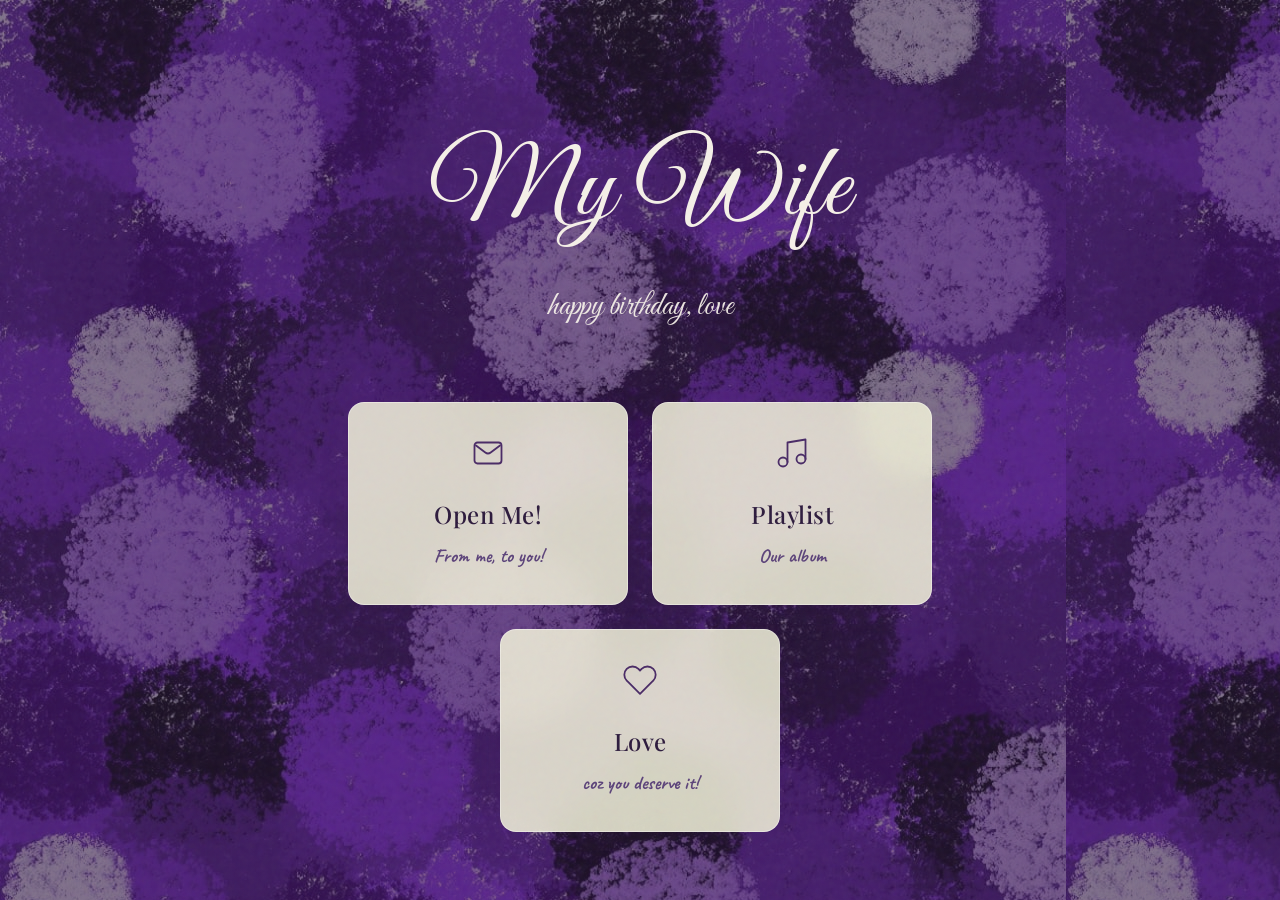
<file: index.html>
<!DOCTYPE html>
<html lang="en">

<head>
    <meta charset="UTF-8">
    <meta name="viewport" content="width=device-width, initial-scale=1.0">
    <title>Meghu's birthday</title>
    <link rel="stylesheet" href="style.css">
</head>

<body class="home-page">
    <div class="noise-overlay"></div>

    <header class="home-header">
        <h1>My Wife</h1>
        <p class="subtitle">happy birthday, love</p>
    </header>

    <main class="cards-container">
        <!-- Card 1 -->
        <a href="letter.html" class="nav-card">
            <div class="card">
                <div class="nav-card-icon">
                    <svg viewBox="0 0 24 24" fill="none" stroke="currentColor" stroke-linecap="round"
                        stroke-linejoin="round">
                        <path d="M4 7.00005L10.2 11.65C11.2667 12.45 12.7333 12.45 13.8 11.65L20 7"></path>
                        <rect x="3" y="5" width="18" height="14" rx="2"></rect>
                    </svg>
                </div>
                <div class="nav-card-title">Open Me!</div>
                <div class="nav-card-subtitle">From me, to you!</div>
            </div>
        </a>

        <!-- Card 2 -->
        <a href="songs.html" class="nav-card">
            <div class="card">
                <div class="nav-card-icon">
                    <svg viewBox="0 0 24 24" fill="none" stroke="currentColor" stroke-linecap="round"
                        stroke-linejoin="round">
                        <path d="M9 18V5l12-2v13"></path>
                        <circle cx="6" cy="18" r="3"></circle>
                        <circle cx="18" cy="16" r="3"></circle>
                    </svg>
                </div>
                <div class="nav-card-title">Playlist</div>
                <div class="nav-card-subtitle">Our album</div>
            </div>
        </a>



        <!-- Card 4 -->
        <a href="friends.html" class="nav-card">
            <div class="card">
                <div class="nav-card-icon">
                    <svg viewBox="0 0 24 24" fill="none" stroke="currentColor" stroke-linecap="round"
                        stroke-linejoin="round">
                        <path
                            d="M20.84 4.61a5.5 5.5 0 0 0-7.78 0L12 5.67l-1.06-1.06a5.5 5.5 0 0 0-7.78 7.78l1.06 1.06L12 21.23l7.78-7.78 1.06-1.06a5.5 5.5 0 0 0 0-7.78z">
                        </path>
                    </svg>
                </div>
                <div class="nav-card-title">Love</div>
                <div class="nav-card-subtitle">coz you deserve it!</div>
            </div>
        </a>
    </main>

    <script src="script.js"></script>
</body>

</html>
</file>
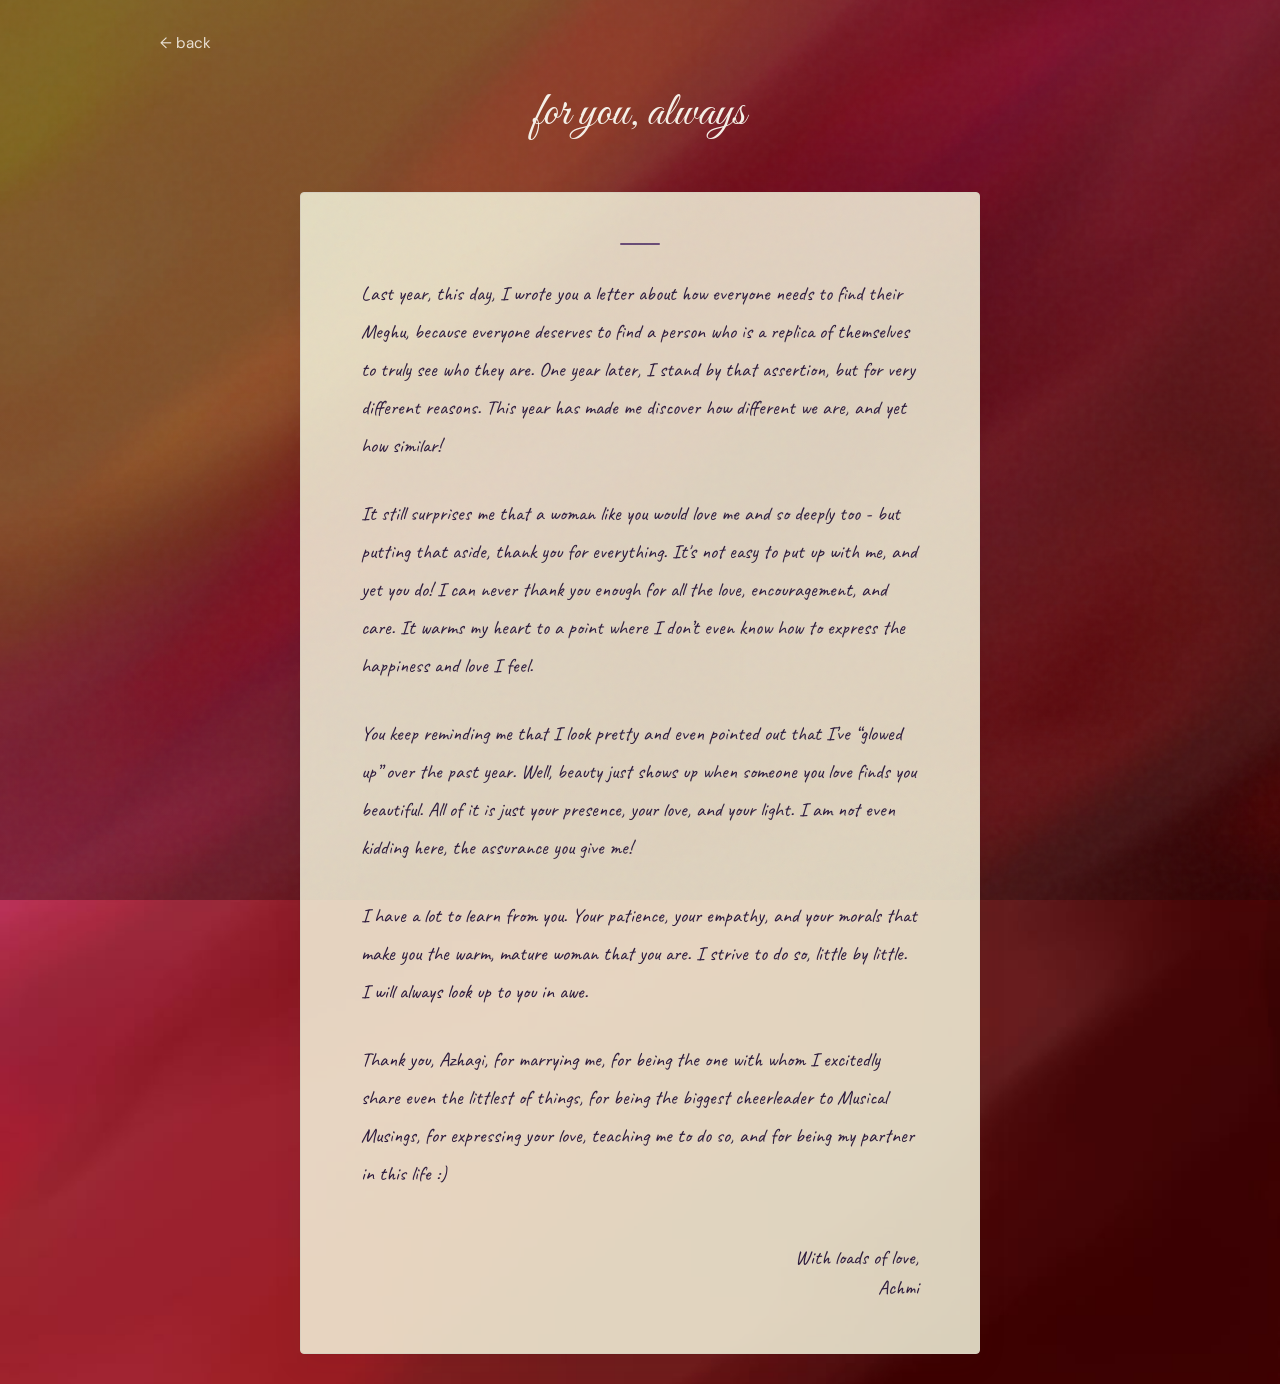
<file: letter.html>
<!DOCTYPE html>
<html lang="en">
<head>
    <meta charset="UTF-8">
    <meta name="viewport" content="width=device-width, initial-scale=1.0">
    <title>[HER NAME]'s birthday 🌿</title>
    <link rel="stylesheet" href="style.css">
</head>
<body class="letter-page">
    <div class="noise-overlay"></div>

    <div class="page-container">
        <a href="index.html" class="back-link">← back</a>
        
        <header class="page-header">
            <h2>for you, always</h2>
        </header>

        <main class="letter-wrapper">
            <article class="letter-card fade-in-up">
                <div class="decorative-line"></div>
                
                <div class="letter-content handwriting">
                    <p>Last year, this day, I wrote you a letter about how everyone needs to find their Meghu, because everyone deserves to find a person who is a replica of themselves to truly see who they are. One year later, I stand by that assertion, but for very different reasons. This year has made me discover how different we are, and yet how similar!</p>
                    
                    <p>It still surprises me that a woman like you would love me and so deeply too - but putting that aside, thank you for everything. It's not easy to put up with me, and yet you do! I can never thank you enough for all the love, encouragement, and care. It warms my heart to a point where I don’t even know how to express the happiness and love I feel.</p>
                    
                    <p>You keep reminding me that I look pretty and even pointed out that I’ve “glowed up” over the past year. Well, beauty just shows up when someone you love finds you beautiful. All of it is just your presence, your love, and your light. I am not even kidding here, the assurance you give me!</p>
                    
                    <p>I have a lot to learn from you. Your patience, your empathy, and your morals that make you the warm, mature woman that you are. I strive to do so, little by little. I will always look up to you in awe.</p>
                    
                    <p>Thank you, Azhagi, for marrying me, for being the one with whom I excitedly share even the littlest of things, for being the biggest cheerleader to Musical Musings, for expressing your love, teaching me to do so, and for being my partner in this life :)</p>
                </div>

                <div class="letter-signoff handwriting">
                    With loads of love,<br>
                    Achmi
                </div>
            </article>
        </main>
    </div>
    
    <script src="script.js"></script>
</body>
</html>
</file>
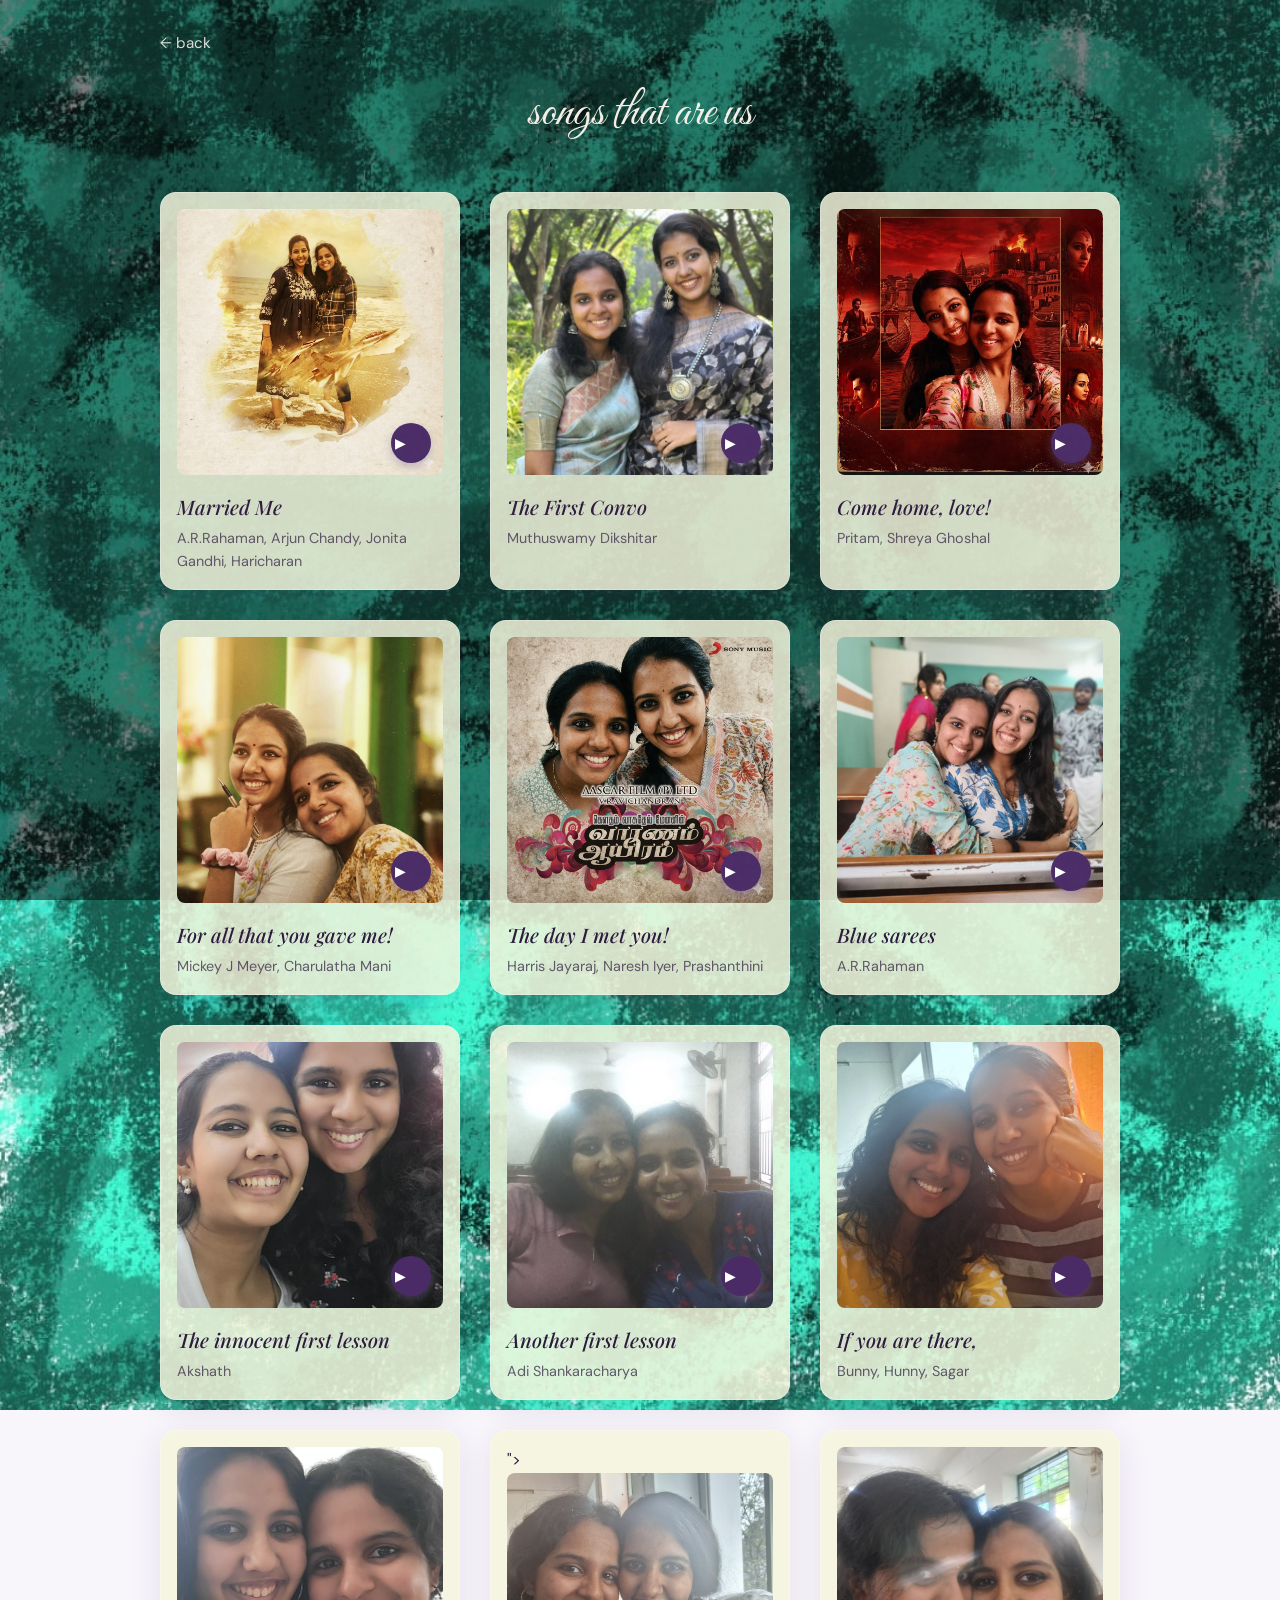
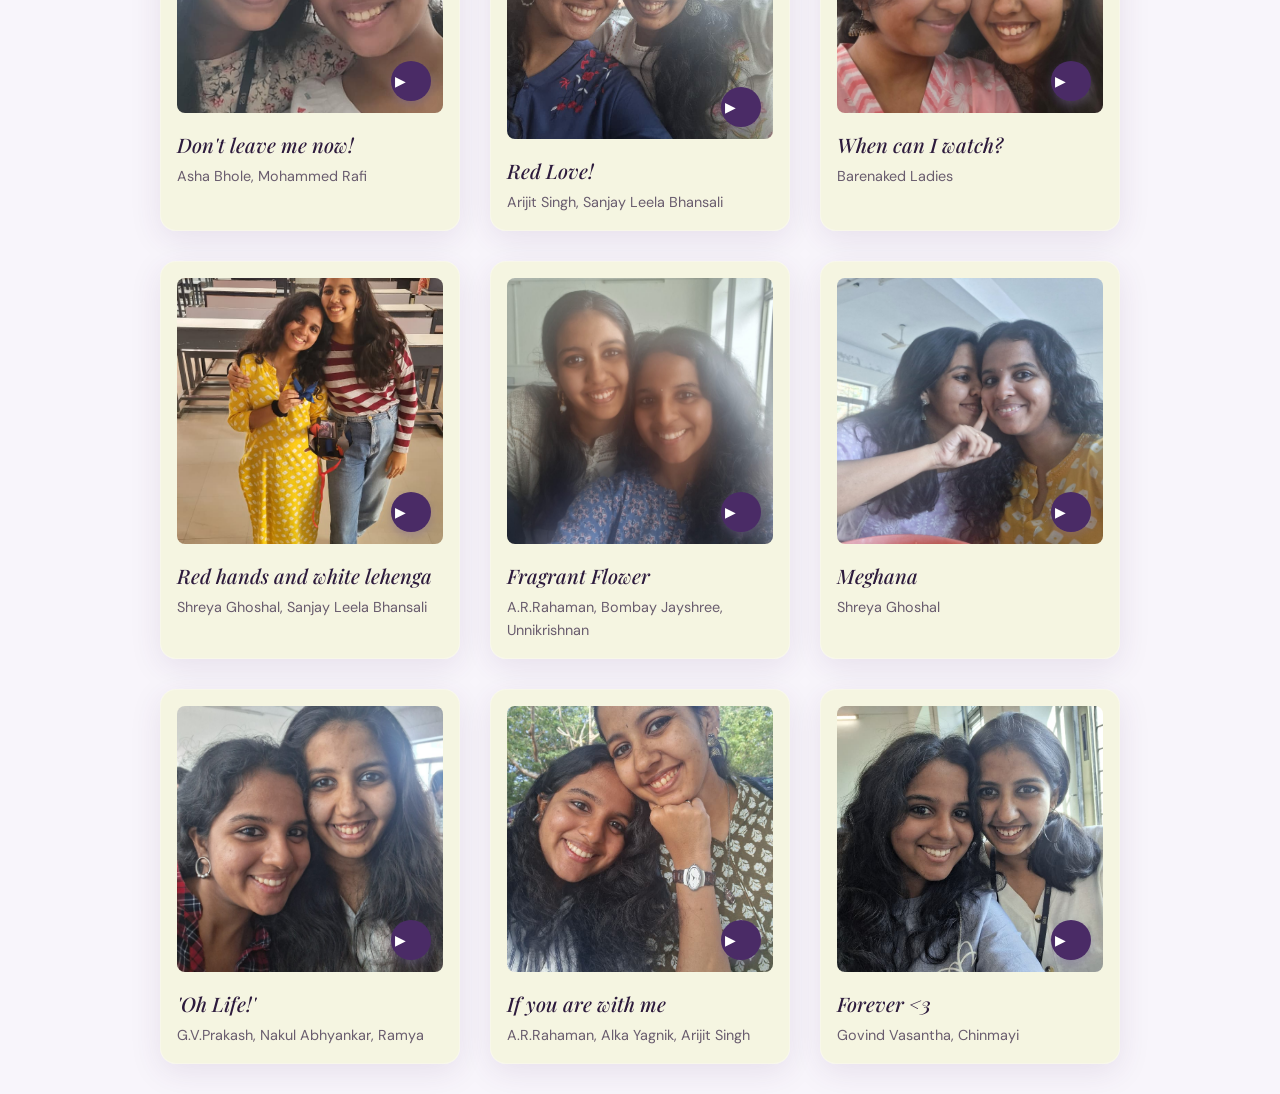
<file: songs.html>
<!DOCTYPE html>
<html lang="en">

<head>
    <meta charset="UTF-8">
    <meta name="viewport" content="width=device-width, initial-scale=1.0">
    <title>[HER NAME]'s birthday 🌿</title>
    <link rel="stylesheet" href="style.css">
</head>

<body class="songs-page">
    <div class="noise-overlay"></div>

    <div class="page-container">
        <a href="index.html" class="back-link">← back</a>

        <header class="page-header">
            <h2>songs that are us</h2>
        </header>

        <main class="songs-grid fade-in-up">
            <!-- Card 1 -->
            <!-- Add your embed link in data-embed-url (e.g. "https://open.spotify.com/embed/track/...") -->
            <article class="song-card"
                data-embed-url="https://open.spotify.com/embed/track/65hrZPcYs8AlXbRl8375gO?utm_source=generatormedia">
                <div class="song-image-wrapper">
                    <!-- Add your image file name in src (e.g. "cover1.jpg") -->
                    <img src="azhagiye.png" alt="" class="song-image"
                        style="width: 100%; height: 100%; object-fit: cover; background-color: #E8DECC;">
                    <button class="play-btn" aria-label="Play song">▶</button>
                </div>
                <div class="song-info">
                    <!-- Change title and artist -->
                    <h3 class="song-title">Married Me</h3>
                    <p class="song-artist">A.R.Rahaman, Arjun Chandy, Jonita Gandhi, Haricharan</p>
                </div>
            </article>

            <!-- Card 2 -->
            <article class="song-card"
                data-embed-url="https://open.spotify.com/embed/track/4NTIbGSYjtzGfjN5PviCrZ?utm_source=generator">
                <div class="song-image-wrapper">
                    <img src="Happy Dance.jpeg" alt="" class="song-image"
                        style="width: 100%; height: 100%; object-fit: cover; background-color: #E8DECC;">
                    <button class="play-btn" aria-label="Play song">▶</button>
                </div>
                <div class="song-info">
                    <h3 class="song-title">The First Convo</h3>
                    <p class="song-artist">Muthuswamy Dikshitar</p>
                </div>
            </article>

            <!-- Card 3 -->
            <article class="song-card"
                data-embed-url="https://open.spotify.com/embed/track/1OITAIJq2m9UXAunCDGajT?utm_source=generator">
                <div class="song-image-wrapper">
                    <img src="Kalank.png" alt="" class="song-image"
                        style="width: 100%; height: 100%; object-fit: cover; background-color: #E8DECC;">
                    <button class="play-btn" aria-label="Play song">▶</button>
                </div>
                <div class="song-info">
                    <h3 class="song-title">Come home, love!</h3>
                    <p class="song-artist">Pritam, Shreya Ghoshal</p>
                </div>
            </article>

            <!-- Card 4 -->
            <article class="song-card"
                data-embed-url="https://open.spotify.com/embed/track/4NLmFf0wM7AKcnIkqLlUB1?utm_source=generator">
                <div class="song-image-wrapper">
                    <img src="thandaay.png" alt="" class="song-image"
                        style="width: 100%; height: 100%; object-fit: cover; background-color: #E8DECC;">
                    <button class="play-btn" aria-label="Play song">▶</button>
                </div>
                <div class="song-info">
                    <h3 class="song-title">For all that you gave me!</h3>
                    <p class="song-artist">Mickey J Meyer, Charulatha Mani</p>
                </div>
            </article>

            <!-- Card 5 -->
            <article class="song-card"
                data-embed-url="https://open.spotify.com/embed/track/1n5gnI3Wue9WBpYFOIQNh1?utm_source=generator">
                <div class="song-image-wrapper">
                    <img src="mundinam.png" alt="" class="song-image"
                        style="width: 100%; height: 100%; object-fit: cover; background-color: #E8DECC;">
                    <button class="play-btn" aria-label="Play song">▶</button>
                </div>
                <div class="song-info">
                    <h3 class="song-title">The day I met you!</h3>
                    <p class="song-artist">Harris Jayaraj, Naresh Iyer, Prashanthini</p>
                </div>
            </article>

            <!-- Card 6 -->
            <article class="song-card"
                data-embed-url="https://open.spotify.com/embed/track/6qmXxoNggoB2YYTHRlv1uB?utm_source=generator">
                <div class="song-image-wrapper">
                    <img src="chuttum.jpeg" alt="" class="song-image"
                        style="width: 100%; height: 100%; object-fit: cover; background-color: #E8DECC;">
                    <button class="play-btn" aria-label="Play song">▶</button>
                </div>
                <div class="song-info">
                    <h3 class="song-title">Blue sarees</h3>
                    <p class="song-artist">A.R.Rahaman</p>
                </div>
            </article>

            <!-- Card 7 -->
            <article class="song-card"
                data-embed-url="https://open.spotify.com/embed/track/3bmsaFp11I9pbicxzlStf3?utm_source=generator">
                <div class="song-image-wrapper">
                    <img src="nadan.jpeg" alt="" class="song-image"
                        style="width: 100%; height: 100%; object-fit: cover; background-color: #E8DECC;">
                    <button class="play-btn" aria-label="Play song">▶</button>
                </div>
                <div class="song-info">
                    <h3 class="song-title">The innocent first lesson</h3>
                    <p class="song-artist">Akshath</p>
                </div>
            </article>

            <!-- Card 8 -->
            <article class="song-card"
                data-embed-url="https://open.spotify.com/embed/track/2skTojls2iFwRMF2yGHG7s?utm_source=generator">
                <div class="song-image-wrapper">
                    <img src="ardha.jpeg" alt="" class="song-image"
                        style="width: 100%; height: 100%; object-fit: cover; background-color: #E8DECC;">
                    <button class="play-btn" aria-label="Play song">▶</button>
                </div>
                <div class="song-info">
                    <h3 class="song-title">Another first lesson</h3>
                    <p class="song-artist">Adi Shankaracharya</p>
                </div>
            </article>

            <!-- Card 9 -->
            <article class="song-card"
                data-embed-url="https://open.spotify.com/embed/track/6egfWbtFFhMToV2DvmEzmo?utm_source=generator">
                <div class="song-image-wrapper">
                    <img src="tu.jpeg" alt="" class="song-image"
                        style="width: 100%; height: 100%; object-fit: cover; background-color: #E8DECC;">
                    <button class="play-btn" aria-label="Play song">▶</button>
                </div>
                <div class="song-info">
                    <h3 class="song-title">If you are there,</h3>
                    <p class="song-artist">Bunny, Hunny, Sagar</p>
                </div>
            </article>

            <!-- Card 10 -->
            <article class="song-card"
                data-embed-url="https://open.spotify.com/embed/track/0C47mkZ7VGcnKBvEG7PiAP?utm_source=generator">
                <div class="song-image-wrapper">
                    <img src="abhi.jpeg" alt="" class="song-image"
                        style="width: 100%; height: 100%; object-fit: cover; background-color: #E8DECC;">
                    <button class="play-btn" aria-label="Play song">▶</button>
                </div>
                <div class="song-info">
                    <h3 class="song-title">Don't leave me now!</h3>
                    <p class="song-artist">Asha Bhole, Mohammed Rafi</p>
                </div>
            </article>

            <!-- Card 11 -->
            <article class="song-card"
                data-embed-url="https://open.spotify.com/embed/track/24yd8olUggbkvROgA2irRx?utm_source=generator"
                allow="autoplay; clipboard-write; encrypted-media; fullscreen; picture-in-picture" loading="lazy">
                </iframe>">
                <div class="song-image-wrapper">
                    <img src="laal.jpeg" alt="" class="song-image"
                        style="width: 100%; height: 100%; object-fit: cover; background-color: #E8DECC;">
                    <button class="play-btn" aria-label="Play song">▶</button>
                </div>
                <div class="song-info">
                    <h3 class="song-title">Red Love!</h3>
                    <p class="song-artist">Arijit Singh, Sanjay Leela Bhansali</p>
                </div>
            </article>

            <!-- Card 12 -->
            <article class="song-card"
                data-embed-url="https://open.spotify.com/embed/track/7s91gb6uV5PPDq6muq6z9g?utm_source=generator">
                <div class="song-image-wrapper">
                    <img src="bbt.jpeg" alt="" class="song-image"
                        style="width: 100%; height: 100%; object-fit: cover; background-color: #E8DECC;">
                    <button class="play-btn" aria-label="Play song">▶</button>
                </div>
                <div class="song-info">
                    <h3 class="song-title">When can I watch?</h3>
                    <p class="song-artist">Barenaked Ladies</p>
                </div>
            </article>

            <!-- Card 13 -->
            <article class="song-card"
                data-embed-url="https://open.spotify.com/embed/track/1yWRvboe226hrrOppBXw4v?utm_source=generator">
                <div class="song-image-wrapper">
                    <img src="mohe.jpeg" alt="" class="song-image"
                        style="width: 100%; height: 100%; object-fit: cover; background-color: #E8DECC;">
                    <button class="play-btn" aria-label="Play song">▶</button>
                </div>
                <div class="song-info">
                    <h3 class="song-title">Red hands and white lehenga</h3>
                    <p class="song-artist">Shreya Ghoshal, Sanjay Leela Bhansali</p>
                </div>
            </article>

            <!-- Card 14 -->
            <article class="song-card"
                data-embed-url="https://open.spotify.com/embed/track/3SAdyVMK6sbwbvVUYBt2By?utm_source=generator">
                <div class="song-image-wrapper">
                    <img src="naru.jpeg" alt="" class="song-image"
                        style="width: 100%; height: 100%; object-fit: cover; background-color: #E8DECC;">
                    <button class="play-btn" aria-label="Play song">▶</button>
                </div>
                <div class="song-info">
                    <h3 class="song-title">Fragrant Flower</h3>
                    <p class="song-artist">A.R.Rahaman, Bombay Jayshree, Unnikrishnan</p>
                </div>
            </article>

            <!-- Card 15 -->
            <article class="song-card"
                data-embed-url="https://open.spotify.com/embed/track/4Hv055xg1SZZgwwGBx8Cr5?utm_source=generator">
                <div class="song-image-wrapper">
                    <img src="rasiya.jpeg" alt="" class="song-image"
                        style="width: 100%; height: 100%; object-fit: cover; background-color: #E8DECC;">
                    <button class="play-btn" aria-label="Play song">▶</button>
                </div>
                <div class="song-info">
                    <h3 class="song-title">Meghana</h3>
                    <p class="song-artist">Shreya Ghoshal</p>
                </div>
            </article>

            <!-- Card 16 -->
            <article class="song-card"
                data-embed-url="https://open.spotify.com/embed/track/6l9Z2ssf0Uh773KeGsukSf?utm_source=generator">
                <div class="song-image-wrapper">
                    <img src="uyirey.jpeg" alt="" class="song-image"
                        style="width: 100%; height: 100%; object-fit: cover; background-color: #E8DECC;">
                    <button class="play-btn" aria-label="Play song">▶</button>
                </div>
                <div class="song-info">
                    <h3 class="song-title">'Oh Life!'</h3>
                    <p class="song-artist">G.V.Prakash, Nakul Abhyankar, Ramya</p>
                </div>
            </article>

            <!-- Card 17 -->
            <article class="song-card"
                data-embed-url="https://open.spotify.com/embed/track/3hkC9EHFZNQPXrtl8WPHnX?utm_source=generator">
                <div class="song-image-wrapper">
                    <img src="agar.jpeg" alt="" class="song-image"
                        style="width: 100%; height: 100%; object-fit: cover; background-color: #E8DECC;">
                    <button class="play-btn" aria-label="Play song">▶</button>
                </div>
                <div class="song-info">
                    <h3 class="song-title">If you are with me</h3>
                    <p class="song-artist">A.R.Rahaman, Alka Yagnik, Arijit Singh</p>
                </div>
            </article>

            <!-- Card 18 -->
            <article class="song-card"
                data-embed-url="https://open.spotify.com/embed/track/7ciXqAPQXQVLrl5vGYmlh4?utm_source=generator">
                <div class="song-image-wrapper">
                    <img src="anthaathi.jpeg" alt="" class="song-image"
                        style="width: 100%; height: 100%; object-fit: cover; background-color: #E8DECC;">
                    <button class="play-btn" aria-label="Play song">▶</button>
                </div>
                <div class="song-info">
                    <h3 class="song-title">Forever &lt;3</h3>
                    <p class="song-artist">Govind Vasantha, Chinmayi</p>
                </div>
            </article>


        </main>
    </div>

    <!-- Modal for Web Player (Spotify/YouTube) -->
    <div id="player-modal" class="modal-overlay">
        <div class="modal-card" style="max-width: 450px; width: 90%;">
            <button id="close-modal" class="close-btn" aria-label="Close">×</button>
            <div class="modal-content" style="padding: 10px; padding-top: 30px;">
                <iframe id="modal-iframe" src="" width="100%" height="352" frameborder="0" allowfullscreen=""
                    allow="autoplay; clipboard-write; encrypted-media; fullscreen; picture-in-picture" loading="lazy"
                    style="border-radius: 12px;"></iframe>
            </div>
        </div>
    </div>

    <script src="script.js"></script>
</body>

</html>
</file>
<file: style.css>
/* Google Fonts */
@import url('https://fonts.googleapis.com/css2?family=Caveat:wght@400..700&family=DM+Sans:ital,opsz,wght@0,9..40,100..1000;1,9..40,100..1000&family=Playfair+Display:ital,wght@0,400..900;1,400..900&display=swap');
@import url('https://fonts.googleapis.com/css2?family=Great+Vibes&display=swap');

/* Design System Variables */
:root {
    /* Colors */
    --bg-color: #F8F5FB;
    /* very light purple tint fallback */
    --card-bg-color: rgba(245, 245, 220, 0.85);
    /* Soft Warm Beige glass */
    --card-border-color: rgba(255, 255, 255, 0.4);
    --accent-color: #4A2B66;
    /* Deep Purple */
    --accent-hover-color: #D4AF37;
    /* Gold-toned */
    --text-color: #2D1B3D;
    /* Deep purple-brown for contrast */
    --text-muted: #5C437A;
    /* Lighter purple for subtitles */
    --border-color: rgba(74, 43, 102, 0.15);

    /* Typography */
    --font-heading: 'Playfair Display', serif;
    --font-body: 'DM Sans', sans-serif;
    --font-handwriting: 'Caveat', cursive;
    --font-elegant: 'Great Vibes', cursive;

    /* Styling */
    --border-radius: 16px;
    --box-shadow: 0 8px 32px rgba(74, 43, 102, 0.1);
    --glass-blur: blur(12px);
}

/* Base Styles */
* {
    box-sizing: border-box;
}

body {
    background-color: var(--bg-color);
    color: var(--text-color);
    font-family: var(--font-body);
    margin: 0;
    padding: 0;
    line-height: 1.6;
    -webkit-font-smoothing: antialiased;
    animation: fadeInPage 0.4s ease forwards;
    transition: opacity 0.3s ease;
}

body.fade-out {
    opacity: 0 !important;
}

@keyframes fadeInPage {
    from {
        opacity: 0;
    }

    to {
        opacity: 1;
    }
}

h1,
h2,
h3,
h4,
h5,
h6 {
    font-family: var(--font-heading);
    font-weight: 600;
    margin-top: 0;
}

.handwriting {
    font-family: var(--font-handwriting);
}

/* Common Components */
.card {
    background-color: var(--card-bg-color);
    border: 1px solid var(--border-color);
    border-radius: var(--border-radius);
    box-shadow: var(--box-shadow);
    padding: 24px;
}

button,
.btn {
    background-color: var(--accent-color);
    color: #FDFAF5;
    border: none;
    border-radius: var(--border-radius);
    padding: 12px 24px;
    font-family: var(--font-body);
    font-weight: 500;
    font-size: 1rem;
    cursor: pointer;
    transition: background-color 0.2s ease, transform 0.1s ease;
}

button:hover,
.btn:hover {
    background-color: var(--accent-hover-color);
    transform: translateY(-1px);
}

button:active,
.btn:active {
    transform: translateY(0);
}

/* Noise Overlay */
.noise-overlay {
    position: fixed;
    top: 0;
    left: 0;
    width: 100vw;
    height: 100vh;
    pointer-events: none;
    z-index: 9999;
    opacity: 0.04;
    background-image: url("data:image/svg+xml,%3Csvg viewBox='0 0 200 200' xmlns='http://www.w3.org/2000/svg'%3E%3Cfilter id='noiseFilter'%3E%3CfeTurbulence type='fractalNoise' baseFrequency='0.65' numOctaves='3' stitchTiles='stitch'/%3E%3C/filter%3E%3Crect width='100%25' height='100%25' filter='url(%23noiseFilter)'/%3E%3C/svg%3E");
}

/* Home Page Specifics */
.home-header {
    text-align: center;
    margin-top: 12vh;
    margin-bottom: 3rem;
    padding: 0 20px;
    position: relative;
    z-index: 10;
    opacity: 0;
    animation: fadeInUp 0.8s ease forwards;
}

.home-header h1 {
    font-size: clamp(4.5rem, 10vw, 6.5rem);
    font-family: var(--font-elegant);
    font-weight: 400;
    color: #F5F0E8;
    /* warm beige shade */
    margin-bottom: 0.5rem;
    letter-spacing: 1px;
}

.home-header .subtitle {
    font-size: 2rem;
    font-family: var(--font-elegant);
    color: #F5F0E8;
    /* warm beige shade */
    margin: 0;
    opacity: 0.95;
}

/* Cards Container */
.cards-container {
    display: flex;
    flex-wrap: wrap;
    justify-content: center;
    gap: 24px;
    max-width: 800px;
    margin: 0 auto;
    padding: 20px;
    position: relative;
    z-index: 10;
}

/* Navigation Cards */
a.nav-card {
    text-decoration: none;
    color: inherit;
    width: 100%;
    max-width: 280px;
    display: block;
    opacity: 0;
    animation: fadeInUp 0.6s cubic-bezier(0.2, 0.8, 0.2, 1) forwards;
}

a.nav-card:nth-child(1) {
    animation-delay: 0.2s;
}

a.nav-card:nth-child(2) {
    animation-delay: 0.3s;
}

a.nav-card:nth-child(3) {
    animation-delay: 0.4s;
}

a.nav-card:nth-child(4) {
    animation-delay: 0.5s;
}

a.nav-card .card {
    display: flex;
    flex-direction: column;
    align-items: center;
    text-align: center;
    height: 100%;
    background: var(--card-bg-color);
    backdrop-filter: var(--glass-blur);
    -webkit-backdrop-filter: var(--glass-blur);
    border: 1px solid var(--card-border-color);
    border-radius: var(--border-radius);
    padding: 32px 24px;
    /* Generous whitespace */
    box-shadow: var(--box-shadow);
    transition: all 0.4s cubic-bezier(0.25, 0.8, 0.25, 1);
}

.nav-card-icon {
    margin-bottom: 24px;
    color: var(--accent-color);
    display: flex;
    align-items: center;
    justify-content: center;
}

.nav-card-icon svg {
    width: 36px;
    height: 36px;
    stroke-width: 1.2px;
    transition: color 0.4s ease;
}

.nav-card-title {
    font-family: var(--font-heading);
    font-size: 1.5rem;
    font-weight: 500;
    margin-bottom: 8px;
    color: var(--text-color);
    letter-spacing: 0.5px;
}

.nav-card-subtitle {
    font-family: var(--font-handwriting);
    font-size: 1.2rem;
    font-weight: 700;
    color: var(--text-muted);
}

/* Hover effects for Nav Cards */
a.nav-card:hover .card {
    transform: translateY(-8px);
    box-shadow: 0 16px 40px rgba(74, 43, 102, 0.2);
    border-color: var(--accent-hover-color);
}

a.nav-card:hover .nav-card-icon {
    color: var(--accent-hover-color);
}

/* Mobile Responsive */
@media (max-width: 600px) {
    .cards-container {
        gap: 16px;
        padding: 16px;
    }

    a.nav-card {
        max-width: 100%;
    }

    .home-header {
        margin-top: 8vh;
        margin-bottom: 2rem;
    }
}

/* Page Layout (Shared) */
.page-container {
    max-width: 1000px;
    margin: 0 auto;
    padding: 30px 20px;
    position: relative;
    z-index: 10;
}

.back-link {
    display: inline-block;
    color: var(--text-color);
    text-decoration: none;
    font-size: 0.95rem;
    opacity: 0.7;
    transition: opacity 0.2s ease, transform 0.2s ease;
    margin-bottom: 20px;
}

.back-link:hover {
    opacity: 1;
    transform: translateX(-4px);
}

.page-header {
    text-align: center;
    margin-bottom: 40px;
}

.page-header h2 {
    font-size: 2.5rem;
    color: var(--text-color);
    font-weight: 500;
}

/* Letter Page Specifics */
.letter-wrapper {
    display: flex;
    justify-content: center;
}

.letter-card {
    background-color: var(--card-bg-color);
    border: 1px solid #D8D0C0;
    /* Slightly darker sand for aged look */
    border-radius: 4px;
    /* Less rounded for a paper feel */
    box-shadow: 0 10px 30px rgba(61, 43, 31, 0.08), 0 1px 3px rgba(61, 43, 31, 0.05);
    max-width: 680px;
    width: 100%;
    padding: 50px 60px;
    position: relative;
}

.decorative-line {
    width: 40px;
    height: 2px;
    background-color: var(--accent-color);
    margin: 0 auto 30px auto;
    border-radius: 2px;
    opacity: 0.8;
}

.letter-content {
    font-size: 20px;
    /* Handwritten font */
    line-height: 1.9;
    color: var(--text-color);
}

.letter-content p {
    margin-top: 0;
    margin-bottom: 1.5em;
    white-space: pre-wrap;
}

.letter-signoff {
    text-align: right;
    font-size: 20px;
    line-height: 1.5;
    color: var(--text-color);
    margin-top: 50px;
}

/* Animations */
.fade-in-up {
    animation: fadeInUp 0.8s cubic-bezier(0.2, 0.8, 0.2, 1) forwards;
    opacity: 0;
}

@keyframes fadeInUp {
    0% {
        opacity: 0;
        transform: translateY(20px);
    }

    100% {
        opacity: 1;
        transform: translateY(0);
    }
}

/* Mobile Responsive - Pages */
@media (max-width: 600px) {
    .letter-card {
        padding: 30px 20px;
    }

    .page-header h2 {
        font-size: 2rem;
    }
}

/* Songs Page Specifics */
.songs-grid {
    display: grid;
    grid-template-columns: repeat(auto-fit, minmax(240px, 1fr));
    gap: 30px;
    margin-top: 20px;
}

.song-card {
    background-color: var(--card-bg-color);
    border: 1px solid var(--border-color);
    border-radius: var(--border-radius);
    padding: 16px;
    box-shadow: var(--box-shadow);
    transition: transform 0.3s cubic-bezier(0.25, 0.8, 0.25, 1), box-shadow 0.3s ease;
}

.song-card:hover {
    transform: scale(1.02);
    box-shadow: 0 12px 24px rgba(61, 43, 31, 0.12);
}

.song-image-wrapper {
    position: relative;
    width: 100%;
    aspect-ratio: 1 / 1;
    border-radius: 8px;
    overflow: hidden;
    margin-bottom: 16px;
}

.song-image-placeholder {
    width: 100%;
    height: 100%;
    background-color: #E8DECC;
    /* Placeholder beige */
    object-fit: cover;
}

.play-btn {
    position: absolute;
    bottom: 12px;
    right: 12px;
    width: 40px;
    height: 40px;
    border-radius: 50%;
    background-color: var(--accent-color);
    color: #FFF;
    display: flex;
    align-items: center;
    justify-content: center;
    border: none;
    cursor: pointer;
    font-size: 14px;
    padding-left: 3px;
    /* Optically center the play icon */
    box-shadow: 0 4px 10px rgba(124, 107, 158, 0.4);
    transition: transform 0.2s ease, background-color 0.2s ease;
    z-index: 2;
}

.play-btn:hover {
    transform: scale(1.1);
    background-color: var(--accent-hover-color);
}

.song-info {
    text-align: left;
}

.song-title {
    font-family: var(--font-heading);
    font-style: italic;
    font-size: 1.25rem;
    font-weight: 500;
    margin: 0 0 4px 0;
    color: var(--text-color);
}

.song-artist {
    font-family: var(--font-body);
    font-size: 0.9rem;
    margin: 0;
    opacity: 0.7;
    color: var(--text-color);
}

/* Modal Overlay */
.modal-overlay {
    position: fixed;
    top: 0;
    left: 0;
    width: 100vw;
    height: 100vh;
    background-color: rgba(61, 43, 31, 0.6);
    /* Dark semi-transparent warm brown overlay */
    backdrop-filter: blur(4px);
    display: flex;
    align-items: center;
    justify-content: center;
    z-index: 10000;
    opacity: 0;
    pointer-events: none;
    transition: opacity 0.3s ease;
}

.modal-overlay.active {
    opacity: 1;
    pointer-events: auto;
}

.modal-card {
    background-color: var(--card-bg-color);
    border-radius: 16px;
    width: 90%;
    max-width: 400px;
    padding: 24px;
    position: relative;
    box-shadow: 0 20px 40px rgba(0, 0, 0, 0.2);
    transform: translateY(20px) scale(0.95);
    transition: transform 0.3s cubic-bezier(0.25, 0.8, 0.25, 1);
}

.modal-overlay.active .modal-card {
    transform: translateY(0) scale(1);
}

.close-btn {
    position: absolute;
    top: -12px;
    right: -12px;
    width: 32px;
    height: 32px;
    background-color: var(--card-bg-color);
    border: 1px solid var(--border-color);
    border-radius: 50%;
    font-size: 20px;
    display: flex;
    align-items: center;
    justify-content: center;
    cursor: pointer;
    color: var(--text-color);
    box-shadow: 0 4px 8px rgba(0, 0, 0, 0.1);
    transition: background-color 0.2s, transform 0.2s;
    padding: 0;
    line-height: 1;
}

.close-btn:hover {
    background-color: #F5F0E8;
    transform: scale(1.05);
}

.modal-content {
    width: 100%;
    border-radius: 8px;
    overflow: hidden;
}

/* Gallery Page Specifics */
.gallery-masonry {
    column-count: 3;
    column-gap: 30px;
    margin-top: 20px;
    padding-bottom: 40px;
    /* space for hover lift */
}

.polaroid-card {
    background-color: #FFFFFF;
    /* Pure white for polaroid border */
    padding: 14px 14px 20px 14px;
    /* Classic polaroid padding */
    margin-bottom: 40px;
    /* Vertical gap between items */
    border-radius: 4px;
    box-shadow: 0 8px 24px rgba(61, 43, 31, 0.1);
    break-inside: avoid-column;
    /* Prevent card splitting */
    display: inline-block;
    /* Crucial for masonry avoid-column */
    width: 100%;
    transition: transform 0.4s cubic-bezier(0.25, 0.8, 0.25, 1), box-shadow 0.4s ease;
}

.polaroid-img-placeholder {
    width: 100%;
    background-color: #E8DECC;
    /* warm beige */
    object-fit: cover;
    background-position: center;
    background-size: cover;
    border-radius: 2px;
}

.polaroid-caption {
    font-family: var(--font-handwriting);
    font-size: 24px;
    color: var(--text-color);
    text-align: center;
    margin-top: 16px;
    margin-bottom: 0;
    line-height: 1;
}

.polaroid-card:hover {
    transform: rotate(0deg) translateY(-8px) !important;
    /* Override inline rotation cleanly */
    box-shadow: 0 16px 32px rgba(61, 43, 31, 0.15);
    z-index: 10;
    position: relative;
}

/* Mobile Responsive - Gallery */
@media (max-width: 768px) {
    .gallery-masonry {
        column-count: 2;
        column-gap: 20px;
    }
}

/* Friends Page Specifics */
.friends-grid {
    display: grid;
    grid-template-columns: repeat(auto-fit, minmax(200px, 1fr));
    gap: 24px;
    justify-items: center;
}

.flip-card {
    background-color: transparent;
    width: 100%;
    max-width: 220px;
    /* Force card size */
    height: 280px;
    perspective: 1000px;
    cursor: pointer;
}

.flip-card-inner {
    position: relative;
    width: 100%;
    height: 100%;
    text-align: center;
    transition: transform 0.5s ease;
    transform-style: preserve-3d;
}

.flip-card.is-flipped .flip-card-inner {
    transform: rotateY(180deg);
}

.flip-card-front,
.flip-card-back {
    position: absolute;
    width: 100%;
    height: 100%;
    -webkit-backface-visibility: hidden;
    backface-visibility: hidden;
    display: flex;
    flex-direction: column;
    align-items: center;
    justify-content: center;
    padding: 20px;
    margin: 0;
}

.flip-card-front {
    /* Uses base .card styling from HTML */
}

.flip-card-back {
    transform: rotateY(180deg);
    align-items: flex-start;
    text-align: left;
    justify-content: space-between;
}

.friend-photo-placeholder {
    width: 120px;
    height: 120px;
    border-radius: 50%;
    background-color: #E8DECC;
    /* beige placeholder */
    border: 2px solid var(--border-color);
    margin-bottom: 16px;
    object-fit: cover;
}

.friend-name {
    font-family: var(--font-body);
    font-size: 1.1rem;
    font-weight: 500;
    color: var(--text-color);
    margin: 0 0 8px 0;
}

.friend-heart {
    font-size: 1.2rem;
    color: var(--accent-color);
}

.friend-note {
    font-family: var(--font-handwriting);
    font-size: 18px;
    color: var(--text-color);
    line-height: 1.6;
    margin: 0;
}

.friend-signoff {
    font-family: var(--font-handwriting);
    font-size: 18px;
    color: var(--accent-color);
    /* Muted violet */
    align-self: flex-end;
    margin: 0;
    margin-top: auto;
}

/* Staggered entrance animation for friends grid */
.friends-grid .flip-card:nth-child(1) {
    animation-delay: 0.1s;
}

.friends-grid .flip-card:nth-child(2) {
    animation-delay: 0.2s;
}

.friends-grid .flip-card:nth-child(3) {
    animation-delay: 0.3s;
}

.friends-grid .flip-card:nth-child(4) {
    animation-delay: 0.4s;
}

.friends-grid .flip-card:nth-child(5) {
    animation-delay: 0.5s;
}

.friends-grid .flip-card:nth-child(6) {
    animation-delay: 0.6s;
}

/* Home Page Body Background */
body.home-page {
    background-color: var(--bg-color);
    background-image: linear-gradient(rgba(45, 27, 61, 0.6), rgba(45, 27, 61, 0.6)), url('violet.jpeg');
    background-repeat: repeat;
    background-attachment: fixed;
    background-size: auto;
}

/* Friends Page Body Background */
body.friends-page {
    background-color: var(--bg-color);
    background-image: linear-gradient(rgba(0, 0, 0, 0.3), rgba(0, 0, 0, 0.3)), url('blue.jpeg');
    background-size: cover;
    background-position: center;
    background-attachment: fixed;
    background-repeat: no-repeat;
}

/* Letter Page Body Background */
body.letter-page {
    background-color: var(--bg-color);
    background-image: linear-gradient(rgba(0, 0, 0, 0.3), rgba(0, 0, 0, 0.3)), url('sunset.jpeg');
    background-size: cover;
    background-position: center;
    background-attachment: fixed;
    background-repeat: no-repeat;
}

.letter-page .back-link {
    color: #F5F0E8;
    opacity: 0.9;
}

.letter-page .page-header h2 {
    color: #F5F0E8;
    font-family: var(--font-elegant);
    font-size: 3rem;
}

/* Songs Page Body Background */
body.songs-page {
    background-color: var(--bg-color);
    background-image: linear-gradient(rgba(0, 0, 0, 0.5), rgba(0, 0, 0, 0.5)), url('green.jpeg');
    background-size: cover;
    background-position: center;
    background-attachment: fixed;
    background-repeat: no-repeat;
}

.songs-page .back-link {
    color: #F5F0E8;
    opacity: 0.9;
}

.songs-page .page-header h2 {
    color: #F5F0E8;
    font-family: var(--font-elegant);
    font-size: 3rem;
}

.songs-page .song-card {
    background: rgba(245, 245, 220, 0.85);
    backdrop-filter: blur(10px);
    border: 1px solid rgba(255, 255, 255, 0.3);
}

/* Custom Scrollbar for Friend Notes */
#modal-friend-note::-webkit-scrollbar {
    width: 6px;
}

#modal-friend-note::-webkit-scrollbar-track {
    background: transparent;
}

#modal-friend-note::-webkit-scrollbar-thumb {
    background: var(--accent-color);
    border-radius: 10px;
}

#modal-friend-note::-webkit-scrollbar-thumb:hover {
    background: var(--accent-hover-color);
}
</file>
